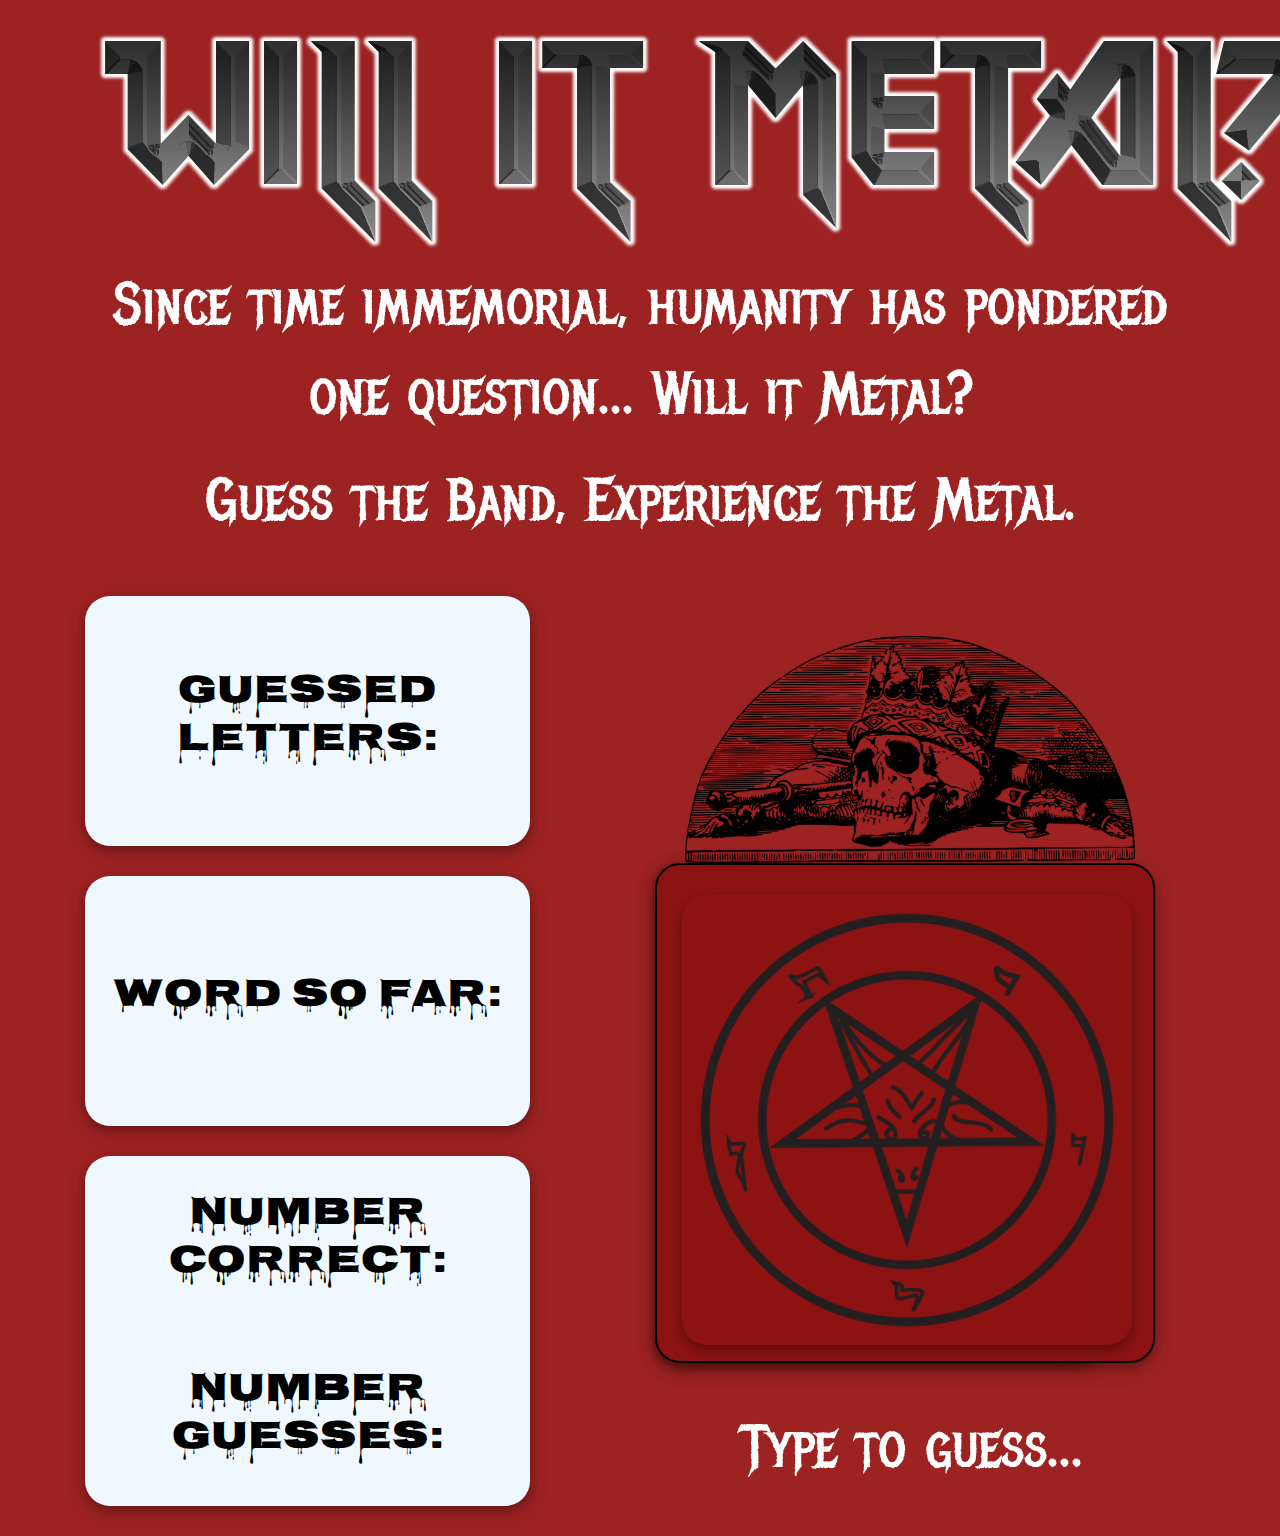
<file: index.html>
<!DOCTYPE html>
<html lang="en">

<head>
  <meta charset="UTF-8">
  <title>Will It Metal?</title>
  <link href="https://fonts.googleapis.com/css?family=Metal+Mania|Nosifer&display=swap" rel="stylesheet">
  <script src="https://cdnjs.cloudflare.com/ajax/libs/jquery/3.2.1/jquery.min.js"></script>
  <link rel="stylesheet" href="https://maxcdn.bootstrapcdn.com/bootstrap/4.0.0/css/bootstrap.min.css">
  <link rel="stylesheet" href="stylesheets/stylesheet.css">
</head>

<body>
  <div id="audio">
  </div>
  <div class="container">
    <div class="row">
      <div class="col-lg-10">
        <header id="header">
          <img src="assets/images/logo.png" id="logo" alt="metal logo">
        </header>
      </div>
    </div>
    <div class="row">
      <div class="col-lg-12">
        <div id="intro">
          <p>
            Since time immemorial, humanity has pondered one question...
            Will it Metal?
          </p>
          <p>
            Guess the Band,
            Experience the Metal.
          </p>
        </div>
      </div>
    </div>
    <div class="row">
      <div class="col-md-5">
        <div id="displayletters" class="shadow">
          <h1>Guessed Letters:</h1>
          <h1>
            <div id="guessedletters">

            </div>
          </h1>
        </div>
        <div id="incompleteword" class="shadow">
          <h1>Word So Far:</h1>
          <h1>
            <div id="inprogressword">

            </div>
          </h1>
        </div>
        <div id="statistics" class="shadow">
          <h1>Number Correct: <div id="numCorrect"><br /></div>
          </h1><br />
          <h1>Number Guesses: <div id="numGuesses"></div>
          </h1>
        </div>
      </div>
      <div class="col-lg-1"></div>
      <div class="col-lg-5">
        <div id="clipart"><img src="./assets/images/skulltransparent.png" id="skull" alt="picture of skull"></div>
        <div id="artist-photo-frame" class="shadow">
          <div id="artist-photo" class="shadow"><img src="assets/images/pentagram.png" class="mainphoto shadow"
              alt="picture of pentagram"></div>
        </div>
        <div id="buttons">
          <p>Type to guess...</p>
        </div>
      </div>
    </div>
    <script src="./javascript/objectscript.js"></script>
  </div>

</html>
</file>
<file: stylesheets/stylesheet.css>
body {
  background-color: #9d2222;
}

#header {
  align-content: center;
}

#logo {
  margin-left: auto;
  margin-right: auto;
}

#intro {
  font-family: 'Metal Mania', cursive;
  font-size: 60px;
  color: white;
  text-align: center;
  margin-bottom: 50px;
}

#displayletters {
  height: 250px;
  width: auto;
  background-color: aliceblue;
  font-family: 'Nosifer', cursive;
  color: black;
  align-content: center;
  text-align: center;
  margin-bottom: 30px;
}

#incompleteword {
  height: 250px;
  width: auto;
  background-color: aliceblue;
  font-family: 'Nosifer', cursive;
  color: black;
  align-content: center;
  text-align: center;
  margin-bottom: 30px;
}

#statistics {
  height: 350px;
  width: auto;
  background-color: aliceblue;
  font-family: 'Nosifer', cursive;
  color: black;
  align-content: center;
  text-align: center;
  margin-bottom: 30px;
}

#artist-photo {
  width: 500px;
  height: 500px;
  background: rgba(139, 18, 18, 0.925);
  align-content: center;
  margin-bottom: 40px;
  margin-right: auto;
  margin-left: auto;
  border: 2px, solid, black;
}

.mainphoto {
  height: 450px;
  width: auto;
  margin-left: 25px;
  margin-right: 25px;
  margin-bottom: 25px;
  margin-top: 30px;
}


#buttons {
  font-family: 'Metal Mania', cursive;
  text-align: center;
  color: white;
  font-size: 60px;
}

#buttons p {
  margin-left: 70px;
}

#pause {
  font-family: 'Metal Mania', cursive;
  float: left;
  margin-left: 40px;
}

#reload {
  font-family: 'Metal Mania', cursive;
  float: right;
  margin-left: 10px;
  margin-right: -20px;
}

.shadow {
  box-shadow: 0 4px 8px 0 rgba(0, 0, 0, 0.2), 0 6px 20px 0 rgba(0, 0, 0, 0.19);
  border-radius: 25px;
}

#clipart {
  align-content: center;
  z-index: -10;
}

#skull {
  width: 450px;
  height: auto;
  padding-top: 40px;
  margin-left: 30px;
  z-index: -10;
}
</file>
